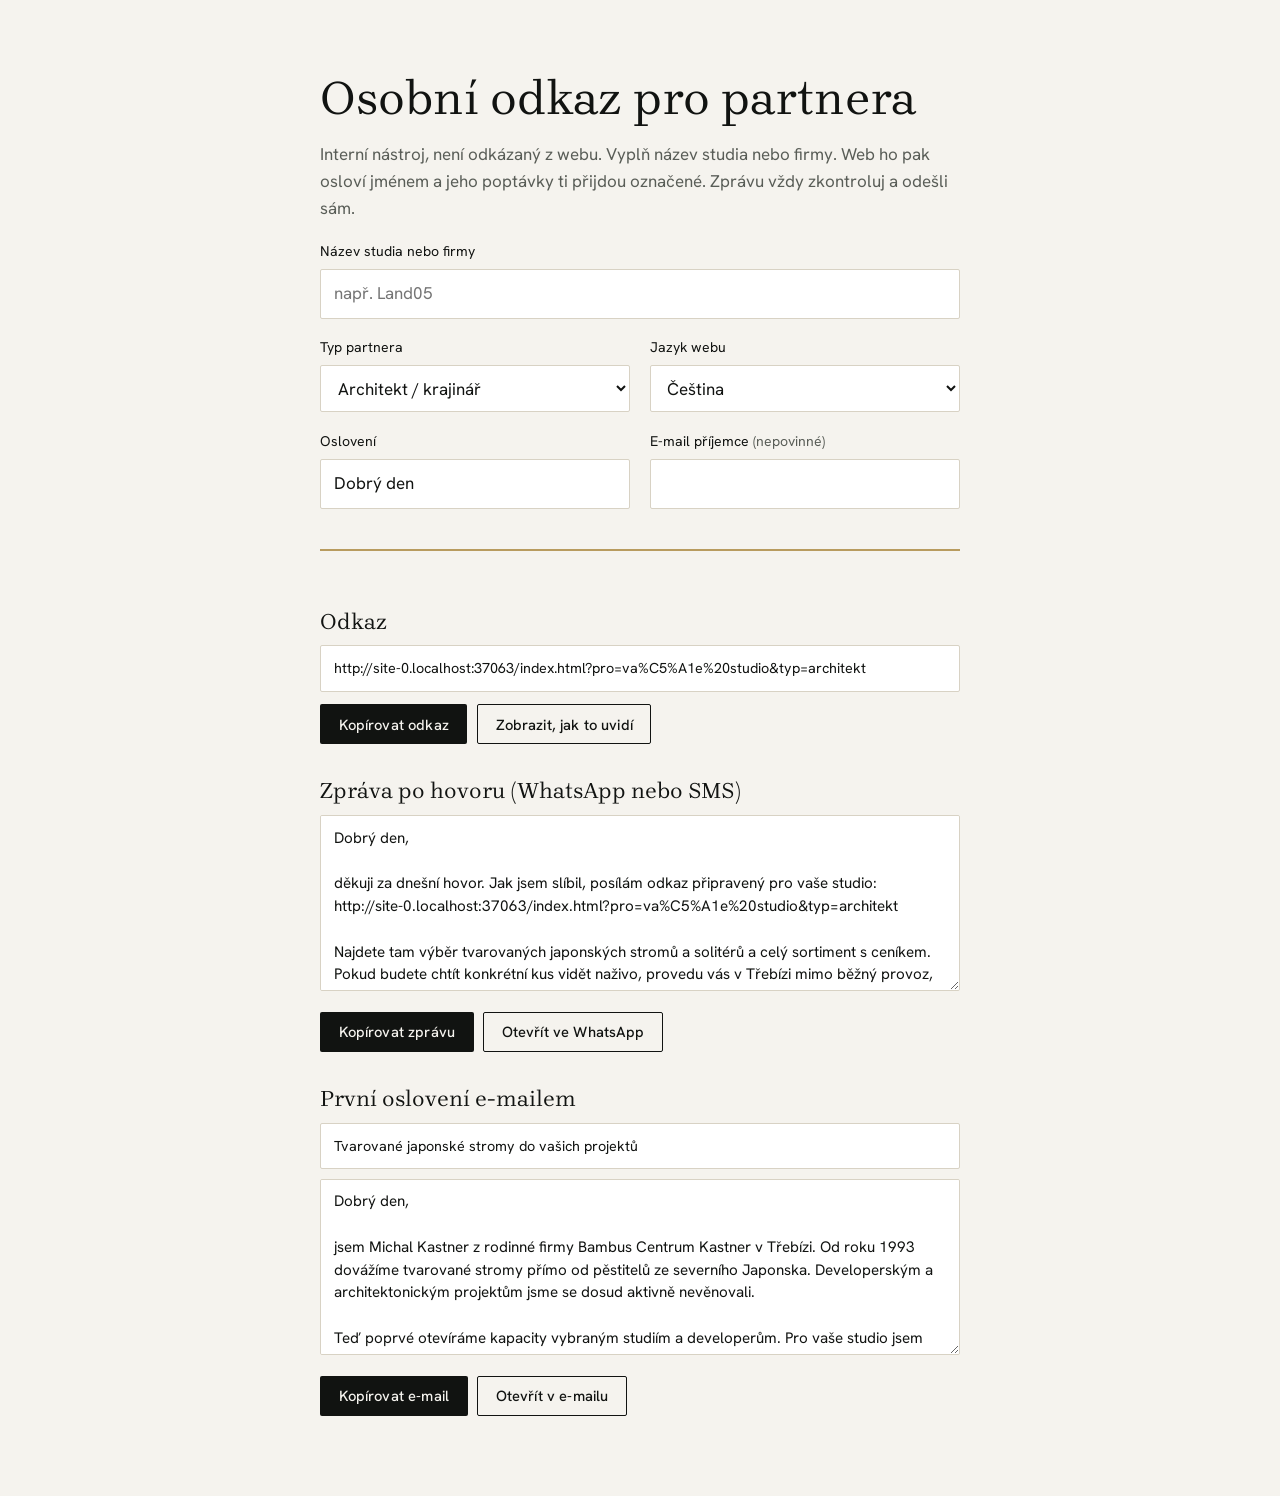
<file: odkaz.html>
<!DOCTYPE html>
<html lang="cs">
<head>
  <meta charset="utf-8">
  <meta name="viewport" content="width=device-width, initial-scale=1">
  <meta name="robots" content="noindex, nofollow">
  <title>Osobní odkaz pro partnera | Bambus Centrum Kastner (interní)</title>
  <link rel="icon" href="favicon.svg" type="image/svg+xml">
  <link rel="stylesheet" href="styles.css?v=20261121d">
  <style>
    .tool { max-width: 46rem; margin: 0 auto; padding: clamp(2.5rem, 6vw, 4.5rem) var(--gutter) 5rem; }
    .tool h1 { font: 400 clamp(2rem, 5vw, 3rem)/1.1 var(--serif); }
    .tool .lede { margin-top: 1rem; color: var(--muted); }
    .tool .out { margin-top: 2.5rem; padding-top: 1.5rem; border-top: 2px solid var(--bronze); }
    .tool h2 { font: 400 1.4rem/1.3 var(--serif); margin: 2rem 0 .6rem; }
    .tool textarea { min-height: 11rem; font-size: .95rem; line-height: 1.5; }
    .tool .row { display: flex; flex-wrap: wrap; gap: .6rem; margin-top: .8rem; }
    .tool .linkbox { width: 100%; font-size: .9rem; }
    .tool .done { margin-left: .4rem; font-size: .85rem; color: var(--moss); }
  </style>
</head>
<body>
  <main class="tool">
    <h1>Osobní odkaz pro partnera</h1>
    <p class="lede">Interní nástroj, není odkázaný z webu. Vyplň název studia nebo firmy. Web ho pak osloví jménem a jeho poptávky ti přijdou označené. Zprávu vždy zkontroluj a odešli sám.</p>

    <form data-gen>
      <div class="field">
        <label for="g-name">Název studia nebo firmy</label>
        <input id="g-name" type="text" placeholder="např. Land05" maxlength="60" required>
      </div>
      <div class="field-row">
        <div class="field">
          <label for="g-typ">Typ partnera</label>
          <select id="g-typ">
            <option value="architekt">Architekt / krajinář</option>
            <option value="developer">Developer</option>
            <option value="hotel">Hotel / wellness</option>
          </select>
        </div>
        <div class="field">
          <label for="g-lang">Jazyk webu</label>
          <select id="g-lang">
            <option value="cs">Čeština</option>
            <option value="en">English</option>
          </select>
        </div>
      </div>
      <div class="field-row">
        <div class="field">
          <label for="g-greet">Oslovení</label>
          <input id="g-greet" type="text" value="Dobrý den">
        </div>
        <div class="field">
          <label for="g-mail">E-mail příjemce <span class="opt">(nepovinné)</span></label>
          <input id="g-mail" type="email">
        </div>
      </div>
    </form>

    <div class="out">
      <h2>Odkaz</h2>
      <input class="linkbox" type="text" readonly data-link>
      <div class="row">
        <button class="btn btn-dark btn-small" type="button" data-copy="link">Kopírovat odkaz</button>
        <a class="btn btn-line btn-small" data-open target="_blank" rel="noopener">Zobrazit, jak to uvidí</a>
      </div>

      <h2>Zpráva po hovoru (WhatsApp nebo SMS)</h2>
      <textarea data-msg="after"></textarea>
      <div class="row">
        <button class="btn btn-dark btn-small" type="button" data-copy="after">Kopírovat zprávu</button>
        <a class="btn btn-line btn-small" data-wa target="_blank" rel="noopener">Otevřít ve WhatsApp</a>
      </div>

      <h2>První oslovení e-mailem</h2>
      <input class="linkbox" type="text" data-subject>
      <textarea data-msg="cold" style="margin-top:.6rem"></textarea>
      <div class="row">
        <button class="btn btn-dark btn-small" type="button" data-copy="cold">Kopírovat e-mail</button>
        <a class="btn btn-line btn-small" data-mailto>Otevřít v e-mailu</a>
      </div>
    </div>
  </main>

  <script>
    const $ = (s) => document.querySelector(s);
    const base = location.href.replace(/[^/]*([?#].*)?$/, "");
    function build() {
      const name = $("#g-name").value.trim() || "vaše studio";
      const typ = $("#g-typ").value;
      const lang = $("#g-lang").value;
      const greet = $("#g-greet").value.trim() || "Dobrý den";
      const link = `${base}${lang === "en" ? "en/" : ""}index.html?pro=${encodeURIComponent(name)}&typ=${typ}`;
      $("[data-link]").value = link;
      $("[data-open]").href = link;
      const what = typ === "architekt" ? "do vašich projektů" : typ === "hotel" ? "pro váš hotel" : "do vašich projektů";
      const after = `${greet},\n\nděkuji za dnešní hovor. Jak jsem slíbil, posílám odkaz připravený pro ${name}:\n${link}\n\nNajdete tam výběr tvarovaných japonských stromů a solitérů a celý sortiment s ceníkem. Pokud budete chtít konkrétní kus vidět naživo, provedu vás v Třebízi mimo běžný provoz, je to 30 minut z Prahy.\n\nMichal Kastner\nBambus Centrum Kastner, B2B divize\n+420 722 026 000`;
      const subject = `Tvarované japonské stromy ${what}`;
      const cold = `${greet},\n\njsem Michal Kastner z rodinné firmy Bambus Centrum Kastner v Třebízi. Od roku 1993 dovážíme tvarované stromy přímo od pěstitelů ze severního Japonska. Developerským a architektonickým projektům jsme se dosud aktivně nevěnovali.\n\nTeď poprvé otevíráme kapacity vybraným studiím a developerům. Pro ${name} jsem připravil přehled kolekcí a celého sortimentu:\n${link}\n\nMám vám poslat portfolio konkrétních kusů, které máme skladem? Stačí odpovědět jedním slovem.\n\nMichal Kastner\nB2B divize, +420 722 026 000`;
      $('[data-msg="after"]').value = after;
      $('[data-msg="cold"]').value = cold;
      $("[data-subject]").value = subject;
      $("[data-wa]").href = "https://wa.me/?text=" + encodeURIComponent(after);
      $("[data-mailto]").href = `mailto:${encodeURIComponent($("#g-mail").value.trim())}?subject=${encodeURIComponent(subject)}&body=${encodeURIComponent(cold)}`;
    }
    $("[data-gen]").addEventListener("input", build);
    document.querySelectorAll("[data-copy]").forEach((b) => b.addEventListener("click", async () => {
      const k = b.dataset.copy;
      const text = k === "link" ? $("[data-link]").value : k === "cold" ? `${$("[data-subject]").value}\n\n${$('[data-msg="cold"]').value}` : $('[data-msg="after"]').value;
      try { await navigator.clipboard.writeText(text); } catch { const t = document.createElement("textarea"); t.value = text; document.body.appendChild(t); t.select(); document.execCommand("copy"); t.remove(); }
      const done = document.createElement("span"); done.className = "done"; done.textContent = "Zkopírováno"; b.after(done); setTimeout(() => done.remove(), 1600);
    }));
    build();
  </script>
</body>
</html>
</file>
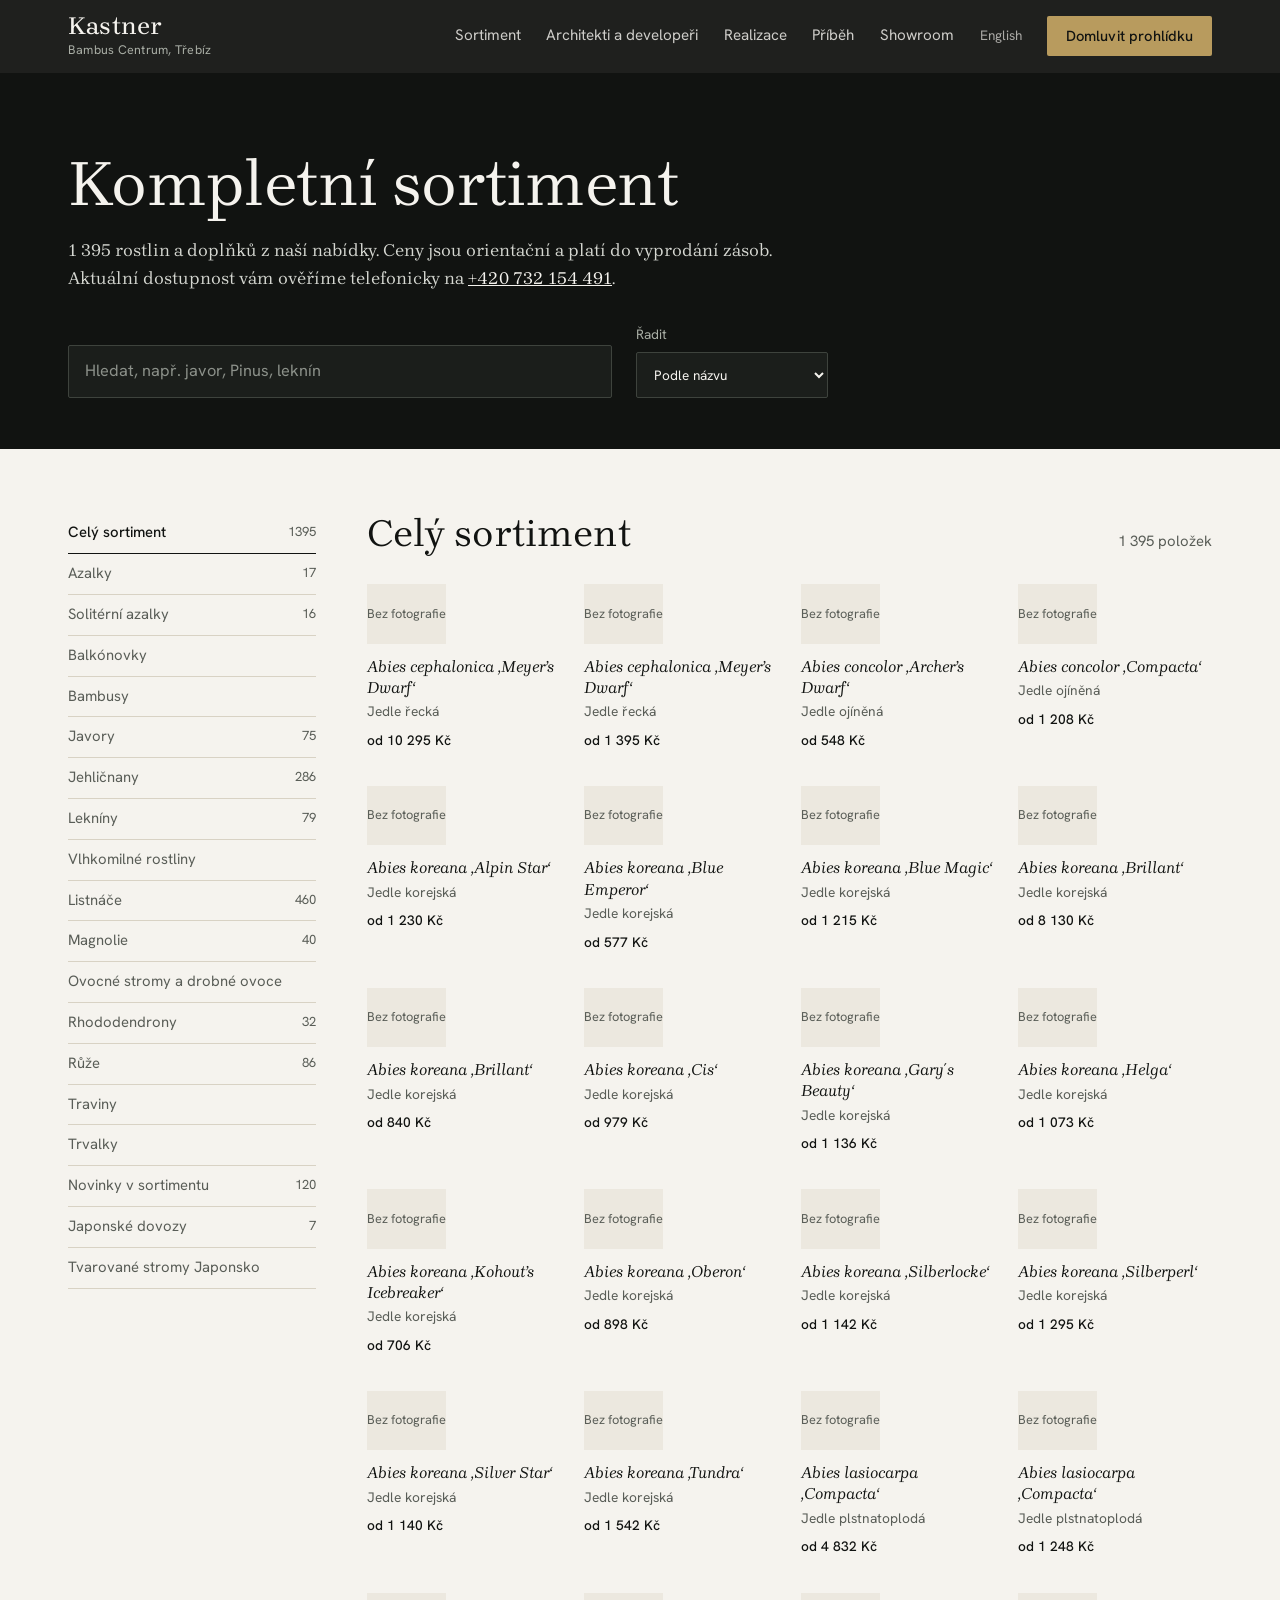
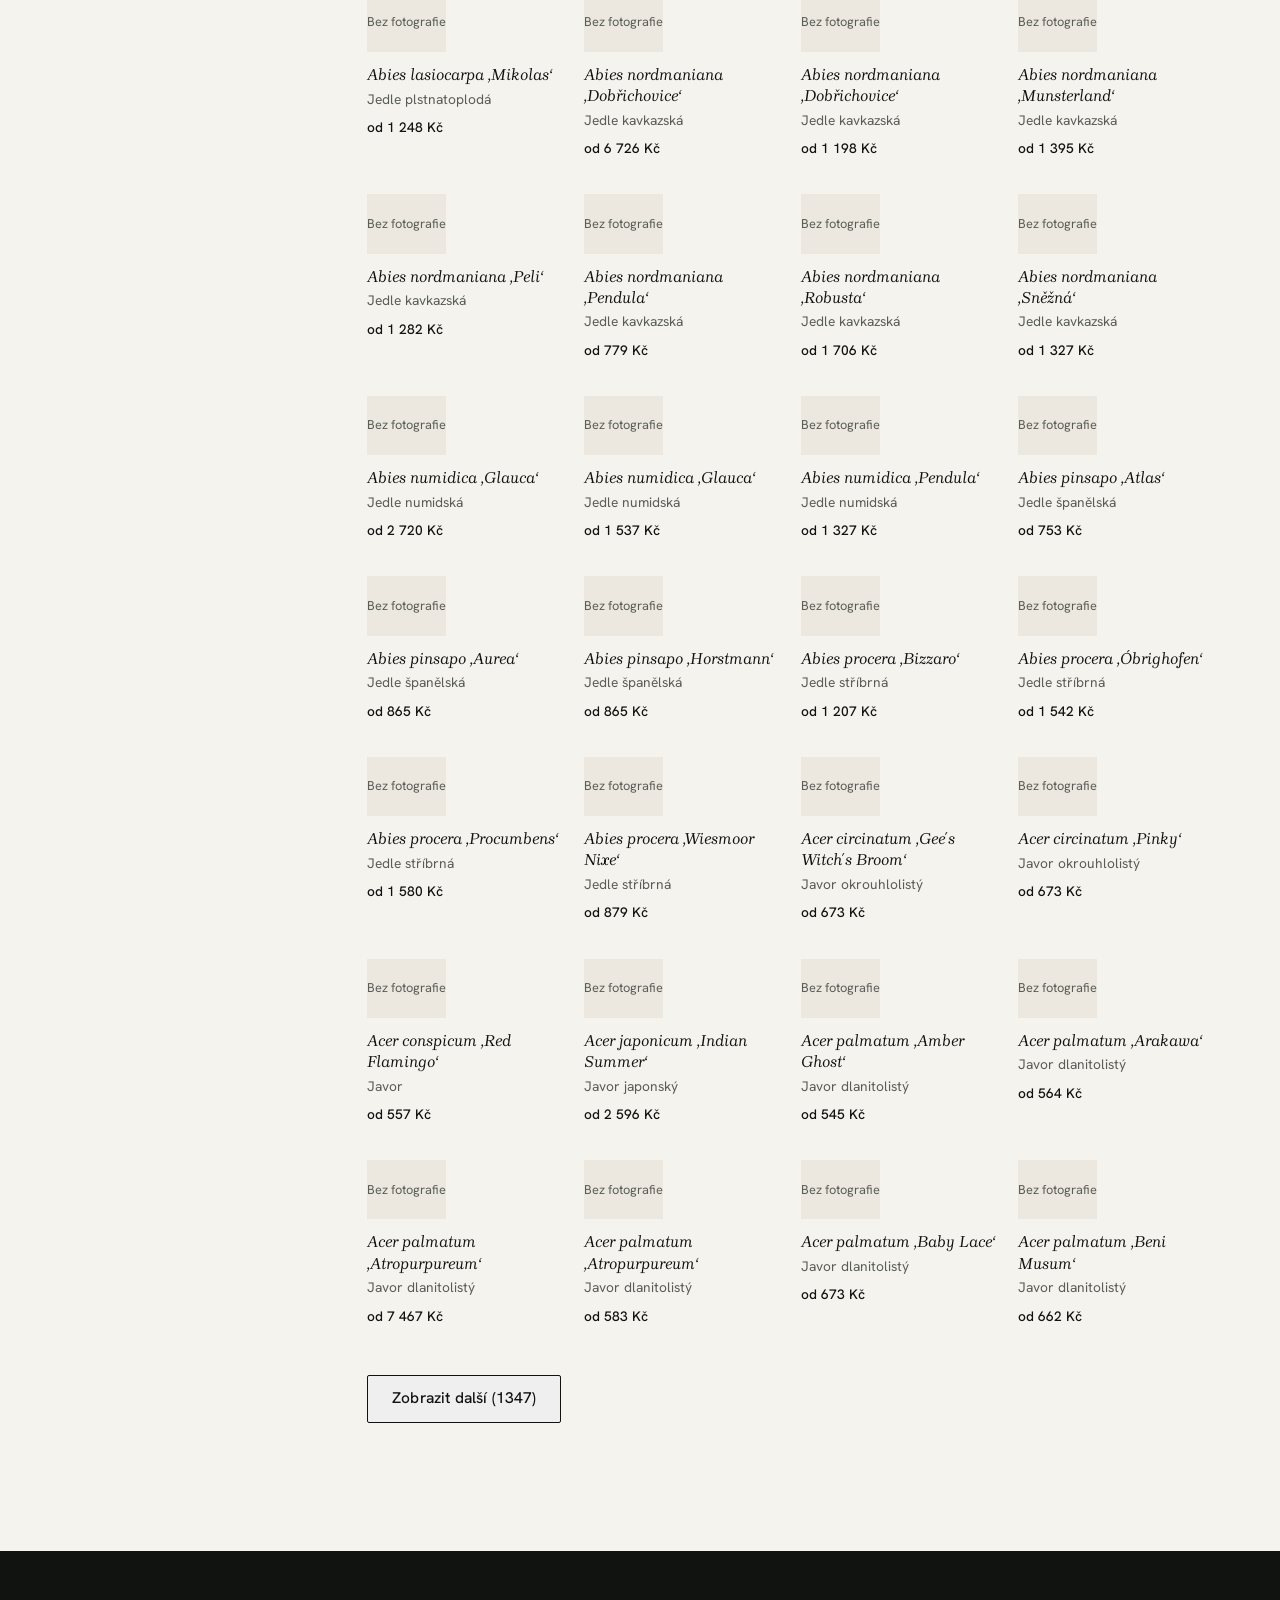
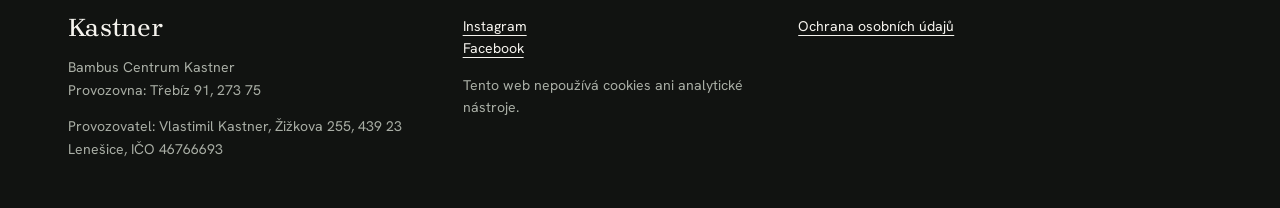
<file: sortiment.html>
<!DOCTYPE html>
<html lang="cs" data-root="">
<head>
  <meta charset="utf-8">
  <meta name="viewport" content="width=device-width, initial-scale=1">
  <!-- Skryto před vyhledávači do schválení a přepnutí domény. Po spuštění na bambuscentrum.cz tento řádek smažte. -->
  <meta name="robots" content="noindex, nofollow">
  <title>Kompletní sortiment: dřeviny, japonské stromy, bambusy a lekníny | Bambus Centrum Kastner</title>
  <meta name="description" content="Kompletní nabídka zahradnického centra v Třebízi: jehličnany, listnáče, japonské javory, tvarované stromy, azalky, rhododendrony, růže, lekníny, bambusy, hnojiva a substráty. Orientační ceny a popisy.">
  <link rel="canonical" href="https://www.bambuscentrum.cz/sortiment.html">
  <link rel="alternate" hreflang="cs" href="https://www.bambuscentrum.cz/sortiment.html">
  <link rel="alternate" hreflang="en" href="https://www.bambuscentrum.cz/en/sortiment.html">
  <meta name="theme-color" content="#111311">
  <link rel="icon" href="favicon.svg" type="image/svg+xml">
  <link rel="stylesheet" href="styles.css?v=20261121f">
</head>
<body class="page-sortiment">
  <a class="skip" href="#obsah">Přeskočit na obsah</a>

  <header class="site-head" data-head>
    <div class="wrap head-row">
      <a class="mark" href="index.html" aria-label="Bambus Centrum Kastner, úvodní stránka">
        <span class="mark-name">Kastner</span>
        <span class="mark-sub">Bambus Centrum, Třebíz</span>
      </a>
      <button class="nav-toggle" type="button" aria-expanded="false" aria-controls="hlavni-menu" data-nav-toggle>
        <span class="nav-toggle-bars" aria-hidden="true"></span>
        <span class="sr">Menu</span>
      </button>
      <nav id="hlavni-menu" class="nav" aria-label="Hlavní menu" data-nav>
        <a href="sortiment.html" aria-current="page">Sortiment</a>
        <a href="index.html#b2b">Architekti a developeři</a>
        <a href="index.html#realizace">Realizace</a>
        <a href="index.html#pribeh">Příběh</a>
        <a href="index.html#showroom">Showroom</a>
        <a class="lang" href="en/sortiment.html" hreflang="en" lang="en">English</a>
        <a class="btn btn-small btn-bronze" href="index.html?prohlidka=1#concierge">Domluvit prohlídku</a>
      </nav>
    </div>
  </header>

  <div class="for-bar" data-for-bar hidden>
    <div class="wrap">Připraveno pro <strong data-for-name></strong>. Váš kontakt: Michal Kastner, B2B divize, <a href="tel:+420722026000">+420 722 026 000</a></div>
  </div>

  <main id="obsah">
    <section class="shop-hero">
      <div class="wrap">
        <h1>Kompletní sortiment</h1>
        <p class="shop-lede"><span data-total>1 395</span> rostlin a doplňků z naší nabídky. Ceny jsou orientační a platí do vyprodání zásob. Aktuální dostupnost vám ověříme telefonicky na <a href="tel:+420732154491">+420 732 154 491</a>.</p>
        <div class="shop-tools">
          <label class="search">
            <span class="sr">Hledat v sortimentu</span>
            <input type="search" placeholder="Hledat, např. javor, Pinus, leknín" autocomplete="off" data-search>
          </label>
          <label class="sort">
            <span>Řadit</span>
            <select data-sort>
              <option value="az">Podle názvu</option>
              <option value="price-asc">Od nejlevnějšího</option>
              <option value="price-desc">Od nejdražšího</option>
              <option value="new">Nejnovější</option>
            </select>
          </label>
        </div>
      </div>
    </section>

    <section class="shop wrap">
      <aside class="shop-cats" aria-label="Kategorie">
        <label class="cat-select">
          <span class="sr">Kategorie</span>
          <select data-cat-select></select>
        </label>
        <ul class="cat-list" data-cat-list></ul>
      </aside>

      <div class="shop-main">
        <div class="shop-head">
          <h2 data-cat-title>Celý sortiment</h2>
          <p class="shop-count" data-count aria-live="polite"></p>
        </div>
        <div class="cat-intro" data-intro hidden></div>
        <ul class="gallery" data-gallery hidden></ul>
        <ul class="cards" data-cards></ul>
        <p class="note" data-empty hidden>Nic jsme nenašli. Zkuste jiný název, nebo nám zavolejte. Mnoho rostlin máme i mimo tento seznam.</p>
        <button class="btn btn-line more" type="button" data-more hidden>Zobrazit další</button>
      </div>
    </section>
  </main>

  <footer class="site-foot">
    <div class="wrap foot-grid">
      <div>
        <p class="mark-name foot-mark">Kastner</p>
        <p>Bambus Centrum Kastner<br>Provozovna: Třebíz 91, 273 75</p>
        <p>Provozovatel: Vlastimil Kastner, Žižkova 255, 439 23 Lenešice, IČO 46766693</p>
      </div>
      <div>
        <p><a href="https://www.instagram.com/bambuscentrumkastner/" rel="noopener" target="_blank">Instagram</a><br>
           <a href="https://www.facebook.com/bambuscentrum" rel="noopener" target="_blank">Facebook</a></p>
        <p>Tento web nepoužívá cookies ani analytické nástroje.</p>
      </div>
      <div>
        <p><a href="index.html#gdpr">Ochrana osobních údajů</a></p>
      </div>
    </div>
  </footer>

  <div class="mobile-bar" aria-label="Rychlý kontakt">
    <a href="tel:+420732154491">Zavolat</a>
    <a href="index.html?prohlidka=1#concierge">Prohlídka</a>
    <a href="index.html#portfolio">B2B portfolio</a>
  </div>

  <dialog class="modal" data-modal aria-labelledby="modal-title">
    <div class="modal-inner">
      <button class="modal-close" type="button" data-modal-close aria-label="Zavřít detail">Zavřít</button>
      <div class="modal-photo"><div class="photo ratio-4x3" data-m-photo></div></div>
      <div class="modal-body">
        <div class="plaque">
          <p class="plaque-latin" id="modal-title" data-m="latin"></p>
          <p class="plaque-cz" data-m="cz"></p>
          <p class="modal-cat" data-m="cat"></p>
        </div>
        <div class="price-table" data-m-prices></div>
        <div class="modal-desc long" data-m-desc></div>
        <div class="modal-cta">
          <a class="btn btn-dark" data-m-inquire href="index.html#concierge">Poptat tuto položku</a>
          <a class="btn btn-line" href="tel:+420732154491">Zavolat</a>
        </div>
      </div>
    </div>
  </dialog>

  <script src="katalog.js?v=20261121f" defer></script>
  <script src="sortiment.js?v=20261121f" defer></script>
</body>
</html>
</file>
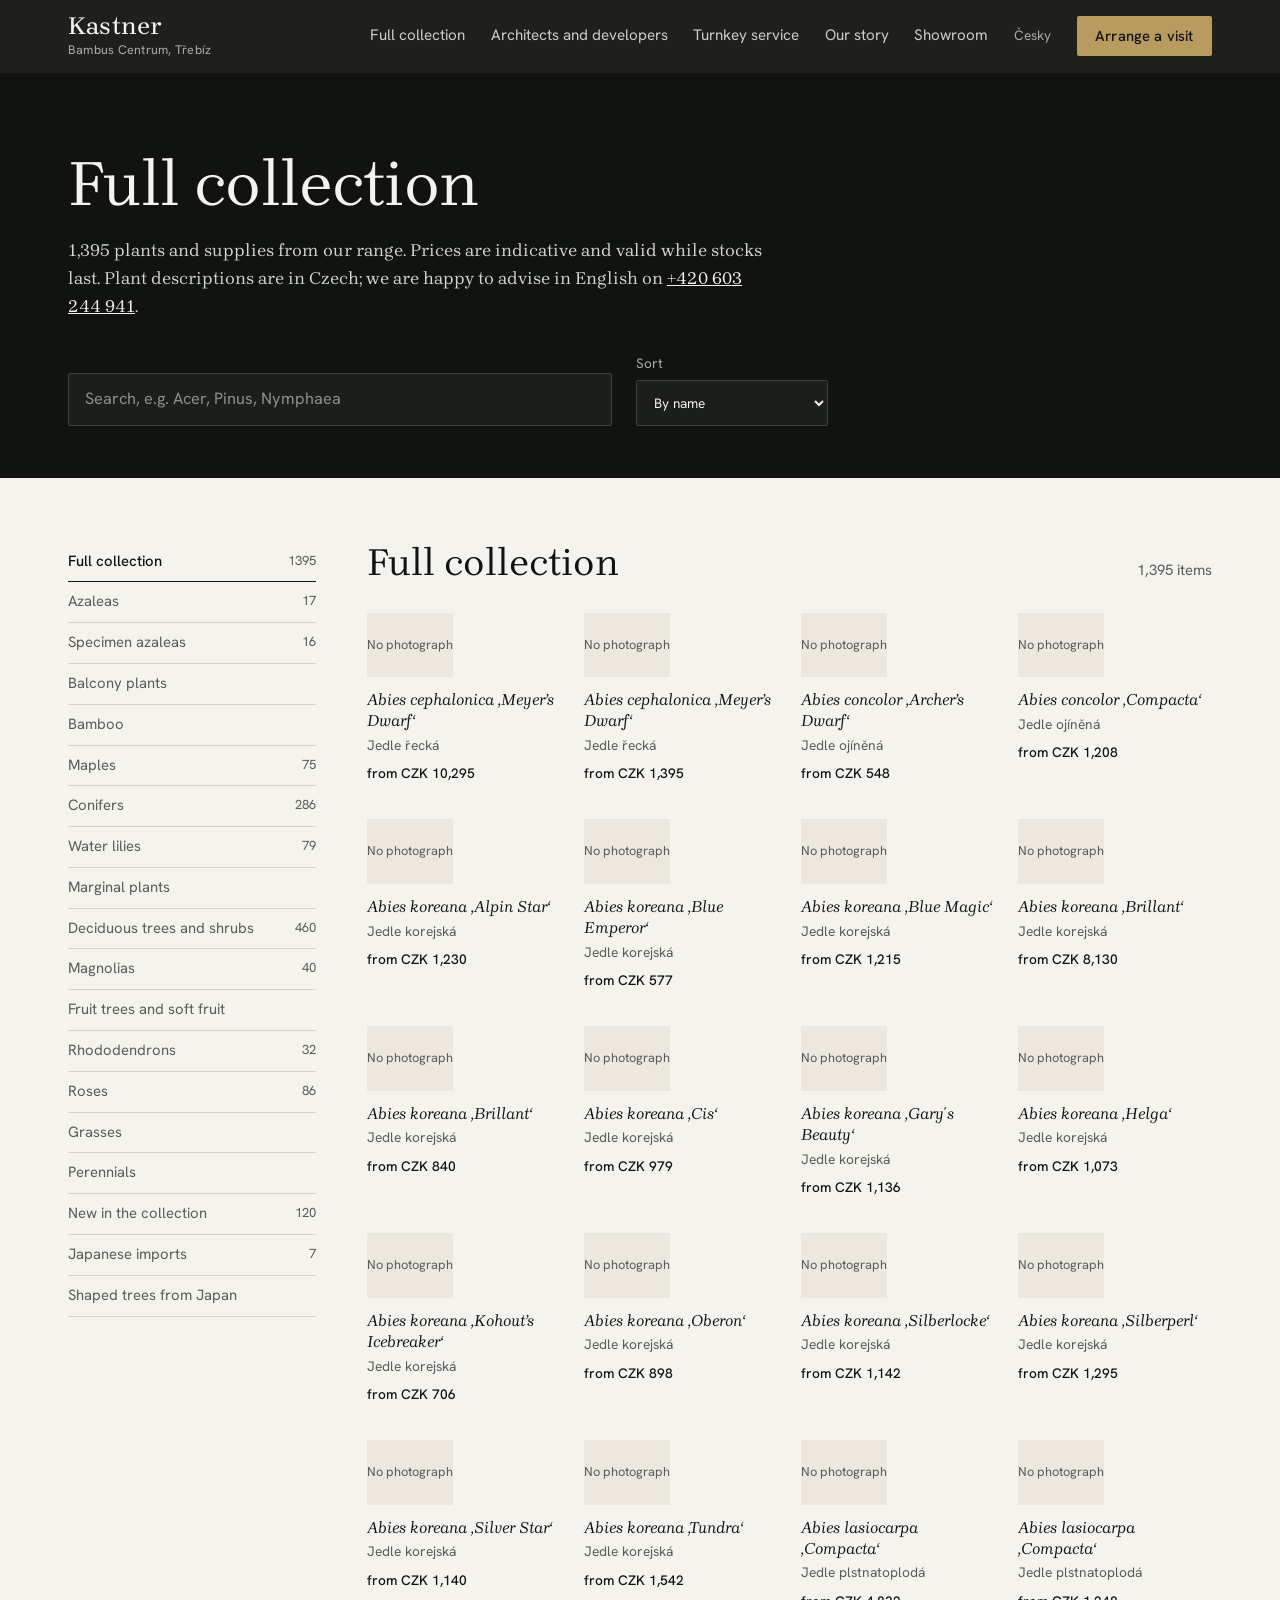
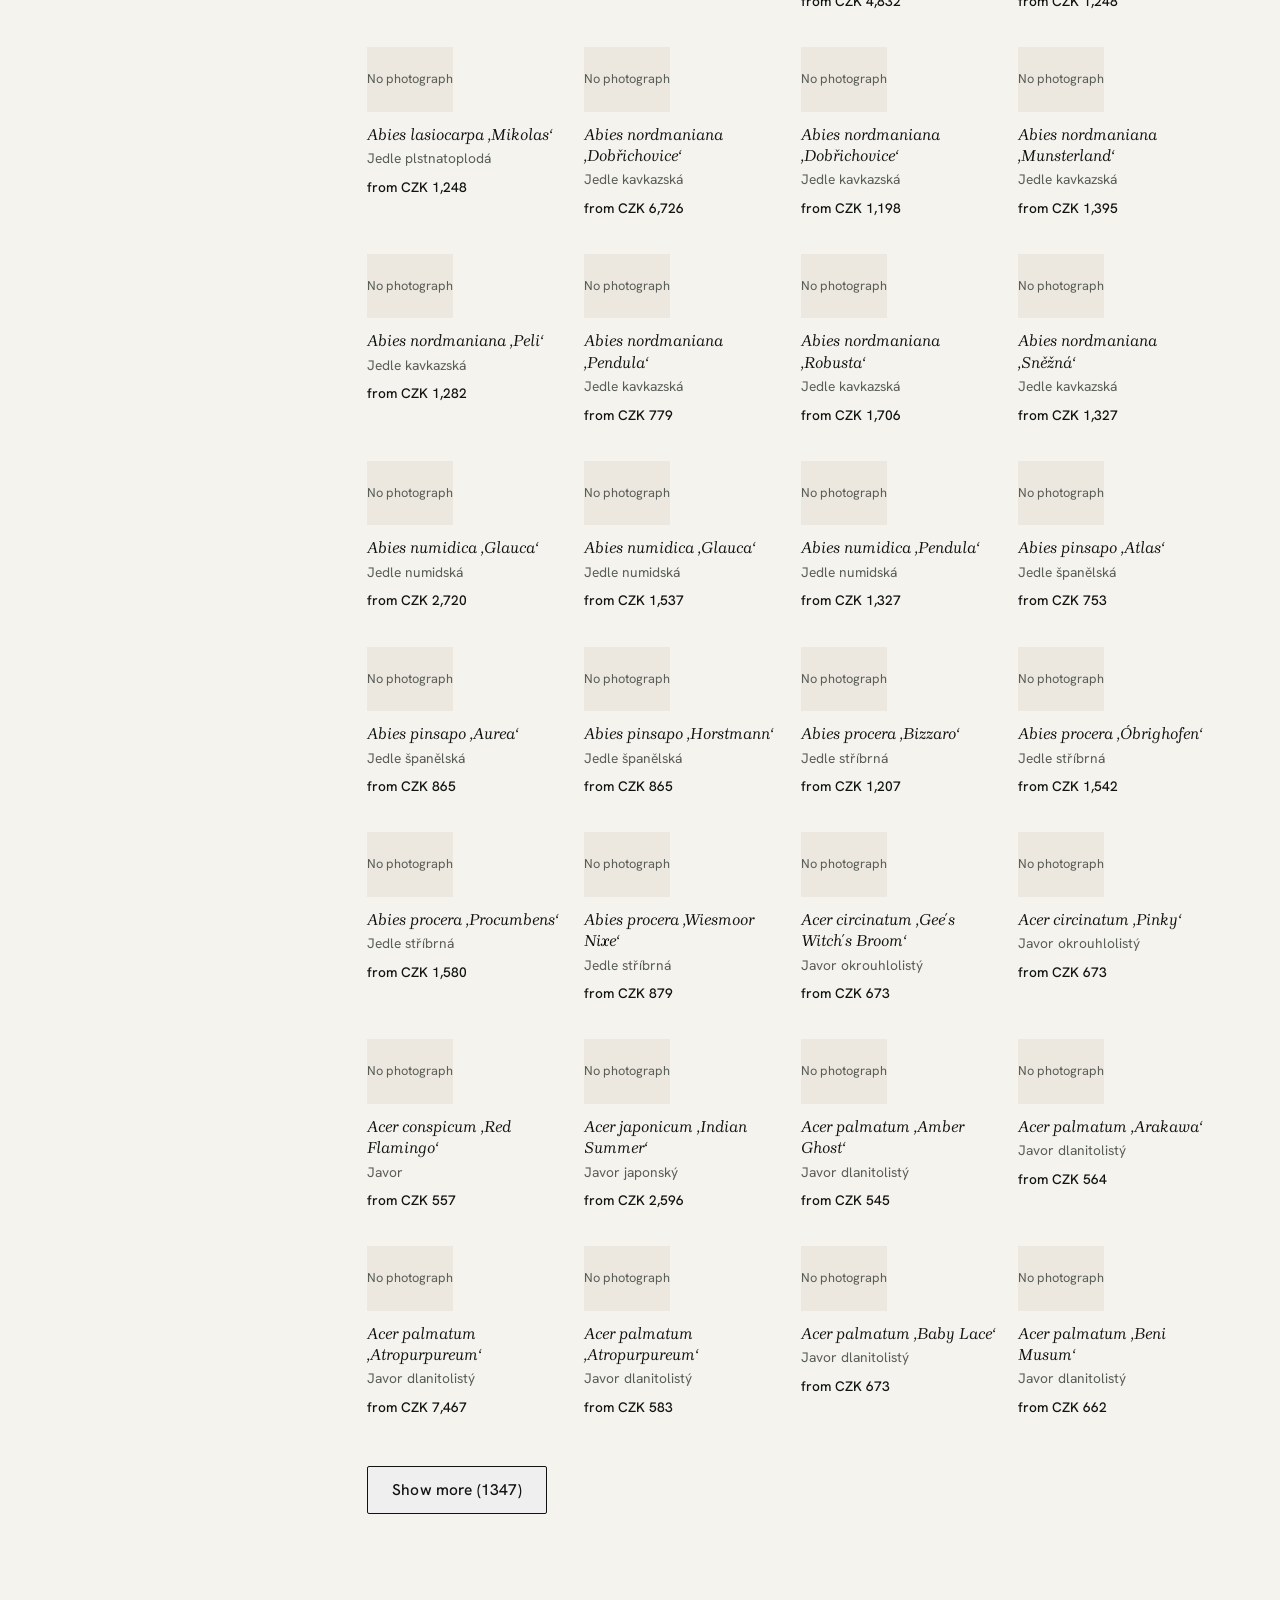
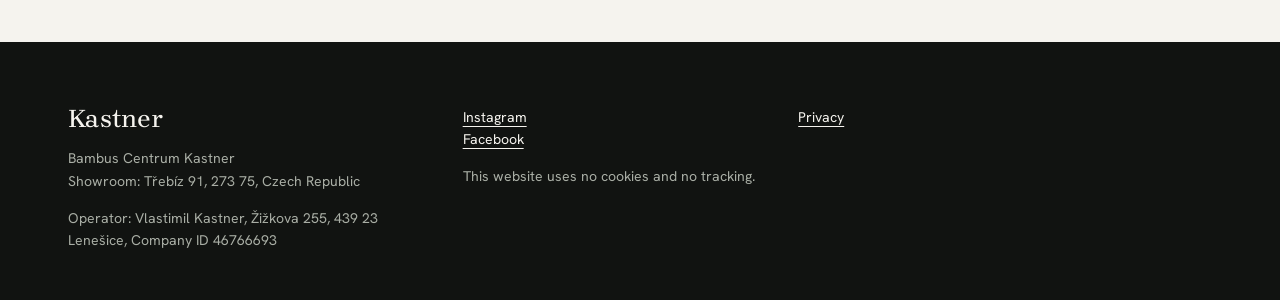
<file: en/sortiment.html>
<!DOCTYPE html>
<html lang="en" data-root="../">
<head>
  <meta charset="utf-8">
  <meta name="viewport" content="width=device-width, initial-scale=1">
  <!-- Skryto před vyhledávači do schválení a přepnutí domény. Po spuštění na bambuscentrum.cz tento řádek smažte. -->
  <meta name="robots" content="noindex, nofollow">
  <title>Full collection: trees, Japanese plants, bamboo and water lilies | Bambus Centrum Kastner</title>
  <meta name="description" content="The full range of our garden centre near Prague: conifers, deciduous trees, Japanese maples, shaped trees, azaleas, rhododendrons, roses, water lilies, bamboo and supplies, with indicative prices.">
  <link rel="canonical" href="https://www.bambuscentrum.cz/en/sortiment.html">
  <link rel="alternate" hreflang="cs" href="https://www.bambuscentrum.cz/sortiment.html">
  <link rel="alternate" hreflang="en" href="https://www.bambuscentrum.cz/en/sortiment.html">
  <meta name="theme-color" content="#111311">
  <link rel="icon" href="../favicon.svg" type="image/svg+xml">
  <link rel="stylesheet" href="../styles.css?v=20261121f">
</head>
<body class="page-sortiment">
  <a class="skip" href="#obsah">Skip to content</a>

  <header class="site-head" data-head>
    <div class="wrap head-row">
      <a class="mark" href="index.html" aria-label="Bambus Centrum Kastner, home">
        <span class="mark-name">Kastner</span>
        <span class="mark-sub">Bambus Centrum, Třebíz</span>
      </a>
      <button class="nav-toggle" type="button" aria-expanded="false" aria-controls="hlavni-menu" data-nav-toggle>
        <span class="nav-toggle-bars" aria-hidden="true"></span>
        <span class="sr">Menu</span>
      </button>
      <nav id="hlavni-menu" class="nav" aria-label="Main menu" data-nav>
        <a href="sortiment.html" aria-current="page">Full collection</a>
        <a href="index.html#b2b">Architects and developers</a>
        <a href="index.html#realizace">Turnkey service</a>
        <a href="index.html#pribeh">Our story</a>
        <a href="index.html#showroom">Showroom</a>
        <a class="lang" href="../sortiment.html" hreflang="cs" lang="cs">Česky</a>
        <a class="btn btn-small btn-bronze" href="index.html?prohlidka=1#concierge">Arrange a visit</a>
      </nav>
    </div>
  </header>

  <div class="for-bar" data-for-bar hidden>
    <div class="wrap">Prepared for <strong data-for-name></strong>. Your contact: Michal Kastner, B2B division, <a href="tel:+420722026000">+420 722 026 000</a></div>
  </div>

  <main id="obsah">
    <section class="shop-hero">
      <div class="wrap">
        <h1>Full collection</h1>
        <p class="shop-lede"><span data-total>1,395</span> plants and supplies from our range. Prices are indicative and valid while stocks last. Plant descriptions are in Czech; we are happy to advise in English on <a href="tel:+420603244941">+420 603 244 941</a>.</p>
        <div class="shop-tools">
          <label class="search">
            <span class="sr">Search the collection</span>
            <input type="search" placeholder="Search, e.g. Acer, Pinus, Nymphaea" autocomplete="off" data-search>
          </label>
          <label class="sort">
            <span>Sort</span>
            <select data-sort>
              <option value="az">By name</option>
              <option value="price-asc">Price, low to high</option>
              <option value="price-desc">Price, high to low</option>
              <option value="new">Newest</option>
            </select>
          </label>
        </div>
      </div>
    </section>

    <section class="shop wrap">
      <aside class="shop-cats" aria-label="Categories">
        <label class="cat-select">
          <span class="sr">Category</span>
          <select data-cat-select></select>
        </label>
        <ul class="cat-list" data-cat-list></ul>
      </aside>

      <div class="shop-main">
        <div class="shop-head">
          <h2 data-cat-title>Full collection</h2>
          <p class="shop-count" data-count aria-live="polite"></p>
        </div>
        <div class="cat-intro" data-intro hidden></div>
        <ul class="gallery" data-gallery hidden></ul>
        <ul class="cards" data-cards></ul>
        <p class="note" data-empty hidden>Nothing found. Try another name, or give us a call. We stock many plants beyond this list.</p>
        <button class="btn btn-line more" type="button" data-more hidden>Show more</button>
      </div>
    </section>
  </main>

  <footer class="site-foot">
    <div class="wrap foot-grid">
      <div>
        <p class="mark-name foot-mark">Kastner</p>
        <p>Bambus Centrum Kastner<br>Showroom: Třebíz 91, 273 75, Czech Republic</p>
        <p>Operator: Vlastimil Kastner, Žižkova 255, 439 23 Lenešice, Company ID 46766693</p>
      </div>
      <div>
        <p><a href="https://www.instagram.com/bambuscentrumkastner/" rel="noopener" target="_blank">Instagram</a><br>
           <a href="https://www.facebook.com/bambuscentrum" rel="noopener" target="_blank">Facebook</a></p>
        <p>This website uses no cookies and no tracking.</p>
      </div>
      <div>
        <p><a href="index.html#gdpr">Privacy</a></p>
      </div>
    </div>
  </footer>

  <div class="mobile-bar" aria-label="Quick contact">
    <a href="tel:+420603244941">Call</a>
    <a href="index.html?prohlidka=1#concierge">Visit</a>
    <a href="index.html#portfolio">B2B portfolio</a>
  </div>

  <dialog class="modal" data-modal aria-labelledby="modal-title">
    <div class="modal-inner">
      <button class="modal-close" type="button" data-modal-close aria-label="Close details">Close</button>
      <div class="modal-photo"><div class="photo ratio-4x3" data-m-photo></div></div>
      <div class="modal-body">
        <div class="plaque">
          <p class="plaque-latin" id="modal-title" data-m="latin"></p>
          <p class="plaque-cz" data-m="cz"></p>
          <p class="modal-cat" data-m="cat"></p>
        </div>
        <div class="price-table" data-m-prices></div>
        <div class="modal-desc long" data-m-desc></div>
        <div class="modal-cta">
          <a class="btn btn-dark" data-m-inquire href="index.html#concierge">Enquire about this item</a>
          <a class="btn btn-line" href="tel:+420603244941">Call</a>
        </div>
      </div>
    </div>
  </dialog>

  <script src="../katalog.js?v=20261121f" defer></script>
  <script src="../sortiment.js?v=20261121f" defer></script>
</body>
</html>
</file>
<file: styles.css>
/* =========================================================
   Bambus Centrum Kastner — styles.css
   Paleta: alabastr / obsidián / mech / bronz
   Písma: Brygada 1918 (titulky, štítky) + Hanken Grotesk (text, UI)
   ========================================================= */

/* ---------- Fonty (lokálně, bez Google Fonts = bez přenosu dat do USA) ---------- */
@font-face { font-family: "Brygada 1918"; font-style: normal; font-weight: 400; font-display: swap;
  src: url("assets/fonts/brygada-1918-latin-ext-400-normal.woff2") format("woff2");
  unicode-range: U+0100-02AF, U+0304, U+0308, U+0329, U+1E00-1E9F, U+1EF2-1EFF, U+2020, U+20A0-20AB, U+20AD-20C0, U+2113, U+2C60-2C7F, U+A720-A7FF; }
@font-face { font-family: "Brygada 1918"; font-style: normal; font-weight: 400; font-display: swap;
  src: url("assets/fonts/brygada-1918-latin-400-normal.woff2") format("woff2");
  unicode-range: U+0000-00FF, U+0131, U+0152-0153, U+02BB-02BC, U+02C6, U+02DA, U+02DC, U+2000-206F, U+2074, U+20AC, U+2122, U+2191, U+2193, U+2212, U+2215, U+FEFF, U+FFFD; }
@font-face { font-family: "Brygada 1918"; font-style: normal; font-weight: 500; font-display: swap;
  src: url("assets/fonts/brygada-1918-latin-ext-500-normal.woff2") format("woff2");
  unicode-range: U+0100-02AF, U+0304, U+0308, U+0329, U+1E00-1E9F, U+1EF2-1EFF, U+2020, U+20A0-20AB, U+20AD-20C0, U+2113, U+2C60-2C7F, U+A720-A7FF; }
@font-face { font-family: "Brygada 1918"; font-style: normal; font-weight: 500; font-display: swap;
  src: url("assets/fonts/brygada-1918-latin-500-normal.woff2") format("woff2");
  unicode-range: U+0000-00FF, U+0131, U+0152-0153, U+02BB-02BC, U+02C6, U+02DA, U+02DC, U+2000-206F, U+2074, U+20AC, U+2122, U+2191, U+2193, U+2212, U+2215, U+FEFF, U+FFFD; }
@font-face { font-family: "Brygada 1918"; font-style: italic; font-weight: 400; font-display: swap;
  src: url("assets/fonts/brygada-1918-latin-ext-400-italic.woff2") format("woff2");
  unicode-range: U+0100-02AF, U+0304, U+0308, U+0329, U+1E00-1E9F, U+1EF2-1EFF, U+2020, U+20A0-20AB, U+20AD-20C0, U+2113, U+2C60-2C7F, U+A720-A7FF; }
@font-face { font-family: "Brygada 1918"; font-style: italic; font-weight: 400; font-display: swap;
  src: url("assets/fonts/brygada-1918-latin-400-italic.woff2") format("woff2");
  unicode-range: U+0000-00FF, U+0131, U+0152-0153, U+02BB-02BC, U+02C6, U+02DA, U+02DC, U+2000-206F, U+2074, U+20AC, U+2122, U+2191, U+2193, U+2212, U+2215, U+FEFF, U+FFFD; }
@font-face { font-family: "Brygada 1918"; font-style: italic; font-weight: 500; font-display: swap;
  src: url("assets/fonts/brygada-1918-latin-ext-500-italic.woff2") format("woff2");
  unicode-range: U+0100-02AF, U+0304, U+0308, U+0329, U+1E00-1E9F, U+1EF2-1EFF, U+2020, U+20A0-20AB, U+20AD-20C0, U+2113, U+2C60-2C7F, U+A720-A7FF; }
@font-face { font-family: "Brygada 1918"; font-style: italic; font-weight: 500; font-display: swap;
  src: url("assets/fonts/brygada-1918-latin-500-italic.woff2") format("woff2");
  unicode-range: U+0000-00FF, U+0131, U+0152-0153, U+02BB-02BC, U+02C6, U+02DA, U+02DC, U+2000-206F, U+2074, U+20AC, U+2122, U+2191, U+2193, U+2212, U+2215, U+FEFF, U+FFFD; }

@font-face { font-family: "Hanken Grotesk"; font-style: normal; font-weight: 400; font-display: swap;
  src: url("assets/fonts/hanken-grotesk-latin-ext-400-normal.woff2") format("woff2");
  unicode-range: U+0100-02AF, U+0304, U+0308, U+0329, U+1E00-1E9F, U+1EF2-1EFF, U+2020, U+20A0-20AB, U+20AD-20C0, U+2113, U+2C60-2C7F, U+A720-A7FF; }
@font-face { font-family: "Hanken Grotesk"; font-style: normal; font-weight: 400; font-display: swap;
  src: url("assets/fonts/hanken-grotesk-latin-400-normal.woff2") format("woff2");
  unicode-range: U+0000-00FF, U+0131, U+0152-0153, U+02BB-02BC, U+02C6, U+02DA, U+02DC, U+2000-206F, U+2074, U+20AC, U+2122, U+2191, U+2193, U+2212, U+2215, U+FEFF, U+FFFD; }
@font-face { font-family: "Hanken Grotesk"; font-style: normal; font-weight: 500; font-display: swap;
  src: url("assets/fonts/hanken-grotesk-latin-500-normal.woff2") format("woff2");
  unicode-range: U+0000-00FF, U+0131, U+0152-0153, U+02BB-02BC, U+02C6, U+02DA, U+02DC, U+2000-206F, U+2074, U+20AC, U+2122, U+2191, U+2193, U+2212, U+2215, U+FEFF, U+FFFD; }
@font-face { font-family: "Hanken Grotesk"; font-style: normal; font-weight: 500; font-display: swap;
  src: url("assets/fonts/hanken-grotesk-latin-ext-500-normal.woff2") format("woff2");
  unicode-range: U+0100-02AF, U+0304, U+0308, U+0329, U+1E00-1E9F, U+1EF2-1EFF, U+2020, U+20A0-20AB, U+20AD-20C0, U+2113, U+2C60-2C7F, U+A720-A7FF; }
@font-face { font-family: "Hanken Grotesk"; font-style: normal; font-weight: 600; font-display: swap;
  src: url("assets/fonts/hanken-grotesk-latin-600-normal.woff2") format("woff2");
  unicode-range: U+0000-00FF, U+0131, U+0152-0153, U+02BB-02BC, U+02C6, U+02DA, U+02DC, U+2000-206F, U+2074, U+20AC, U+2122, U+2191, U+2193, U+2212, U+2215, U+FEFF, U+FFFD; }
@font-face { font-family: "Hanken Grotesk"; font-style: normal; font-weight: 600; font-display: swap;
  src: url("assets/fonts/hanken-grotesk-latin-ext-600-normal.woff2") format("woff2");
  unicode-range: U+0100-02AF, U+0304, U+0308, U+0329, U+1E00-1E9F, U+1EF2-1EFF, U+2020, U+20A0-20AB, U+20AD-20C0, U+2113, U+2C60-2C7F, U+A720-A7FF; }
@font-face { font-family: "Hanken Grotesk"; font-style: normal; font-weight: 300; font-display: swap;
  src: url("assets/fonts/hanken-grotesk-latin-300-normal.woff2") format("woff2");
  unicode-range: U+0000-00FF, U+0131, U+0152-0153, U+02BB-02BC, U+02C6, U+02DA, U+02DC, U+2000-206F, U+2074, U+20AC, U+2122, U+2191, U+2193, U+2212, U+2215, U+FEFF, U+FFFD; }

@font-face { font-family: "Hanken Grotesk"; font-style: normal; font-weight: 300; font-display: swap;
  src: url("assets/fonts/hanken-grotesk-latin-ext-300-normal.woff2") format("woff2");
  unicode-range: U+0100-02AF, U+0304, U+0308, U+0329, U+1E00-1E9F, U+1EF2-1EFF, U+2020, U+20A0-20AB, U+20AD-20C0, U+2113, U+2C60-2C7F, U+A720-A7FF; }

/* ---------- Tokeny ---------- */
:root {
  --alabaster: #F5F3EE;
  --alabaster-2: #ECE8DF;
  --obsidian: #111311;
  --obsidian-2: #1B1E1B;
  --moss: #24332A;
  --bronze: #B89B5E;
  --bronze-ink: #7A6334;      /* bronz pro text na světlém pozadí (kontrast 5.4:1) */
  --muted: #595D57;
  --muted-dark: #A9AEA5;      /* sekundární text na tmavém */
  --line: #D8D2C4;
  --line-dark: #343933;

  --serif: "Brygada 1918", "Iowan Old Style", Georgia, serif;
  --sans: "Hanken Grotesk", "Segoe UI", system-ui, sans-serif;

  --wrap: 1240px;
  --gutter: clamp(1.25rem, 4vw, 3rem);
  --section: clamp(5rem, 10vw, 9rem);
  --head-h: 72px;
  --ease: cubic-bezier(.2, .7, .2, 1);
}

/* ---------- Základ ---------- */
*, *::before, *::after { box-sizing: border-box; }
html { scroll-behavior: smooth; scroll-padding-top: calc(var(--head-h) + 12px); -webkit-text-size-adjust: 100%; }
body {
  margin: 0;
  background: var(--alabaster);
  color: var(--obsidian);
  font: 400 1.0625rem/1.6 var(--sans);
  font-feature-settings: "kern", "liga";
  -webkit-font-smoothing: antialiased;
}
img { display: block; max-width: 100%; }
a { color: inherit; }
h1, h2, h3 { margin: 0; font-weight: 400; }
p { margin: 0 0 1em; }
p:last-child { margin-bottom: 0; }
button, input, select, textarea { font: inherit; color: inherit; }
:focus-visible { outline: 2px solid var(--bronze); outline-offset: 3px; }
.sr { position: absolute; width: 1px; height: 1px; overflow: hidden; clip: rect(0 0 0 0); white-space: nowrap; }
.skip { position: absolute; left: 1rem; top: -4rem; z-index: 100; padding: .6rem 1rem; background: var(--bronze); color: var(--obsidian); }
.skip:focus { top: 1rem; }
.wrap { width: 100%; max-width: var(--wrap); margin: 0 auto; padding: 0 var(--gutter); }
[hidden] { display: none !important; }

/* ---------- Tlačítka ---------- */
.btn {
  display: inline-flex; align-items: center; justify-content: center;
  min-height: 3rem; padding: .8rem 1.5rem;
  border: 1px solid transparent; border-radius: 2px;
  font: 500 .97rem/1.2 var(--sans); letter-spacing: .01em;
  text-decoration: none; cursor: pointer;
  transition: background-color .25s var(--ease), color .25s var(--ease), border-color .25s var(--ease);
}
.btn-small { min-height: 2.5rem; padding: .55rem 1.1rem; font-size: .92rem; }
.btn-block { width: 100%; }
.btn-bronze { background: var(--bronze); color: var(--obsidian); }
.btn-bronze:hover { background: #CBB07A; }
.btn-ghost { border-color: rgba(245, 243, 238, .45); color: var(--alabaster); }
.btn-ghost:hover { border-color: var(--alabaster); background: rgba(245, 243, 238, .06); }
.btn-dark { background: var(--obsidian); color: var(--alabaster); }
.btn-dark:hover { background: var(--moss); }
.btn-line { border-color: var(--obsidian); color: var(--obsidian); }
.btn-line:hover { background: var(--obsidian); color: var(--alabaster); }
.link { color: var(--bronze-ink); text-underline-offset: .25em; }

/* ---------- Hlavička ---------- */
.site-head {
  position: sticky; top: 0; z-index: 50;
  background: rgba(17, 19, 17, .94);
  backdrop-filter: saturate(140%) blur(8px);
  color: var(--alabaster);
  border-bottom: 1px solid transparent;
  transition: border-color .3s var(--ease);
}
.site-head.is-scrolled { border-bottom-color: var(--line-dark); }
.head-row { display: flex; align-items: center; justify-content: space-between; min-height: var(--head-h); gap: 2rem; }
.mark { display: flex; flex-direction: column; text-decoration: none; line-height: 1.1; }
.mark-name { font: 500 1.55rem/1 var(--serif); letter-spacing: .01em; }
.mark-sub { margin-top: .3rem; font-size: .78rem; color: var(--muted-dark); letter-spacing: .02em; }
.nav { display: flex; align-items: center; gap: clamp(1rem, 2vw, 2rem); font-size: .95rem; }
.nav a:not(.btn) { text-decoration: none; color: var(--alabaster); opacity: .82; padding: .4rem 0; border-bottom: 1px solid transparent; transition: opacity .2s, border-color .2s; }
.nav a:not(.btn):hover { opacity: 1; border-bottom-color: var(--bronze); }
.nav-toggle { display: none; }

/* ---------- Hero ---------- */
.hero { background: var(--obsidian); color: var(--alabaster); padding: clamp(3rem, 7vw, 6rem) 0 clamp(4rem, 8vw, 7rem); overflow: hidden; }
.hero-grid { display: grid; grid-template-columns: minmax(0, 7fr) minmax(0, 5fr); gap: clamp(2.5rem, 6vw, 6rem); align-items: end; }
.hero-copy { padding-bottom: clamp(0rem, 4vw, 4rem); }
.hero-title {
  font: 400 clamp(2.9rem, 6.6vw, 5.9rem)/1.02 var(--serif);
  letter-spacing: -.015em;
  max-width: 13ch;
  text-wrap: balance;
}
.hero-lede { margin-top: 2rem; max-width: 34rem; font: 400 clamp(1.1rem, 1.5vw, 1.3rem)/1.6 var(--serif); color: #D6D8D2; }
.hero-cta { display: flex; flex-wrap: wrap; gap: .9rem; margin-top: 2.5rem; }
.hero-browse { display: inline-block; margin-top: 1.6rem; font-size: .95rem; color: var(--muted-dark); text-underline-offset: .3em; }
.hero-browse:hover { color: var(--alabaster); }
.hero-exhibit { position: relative; margin: 0; }
.hero-exhibit .plaque { position: relative; margin: -3.5rem 0 0 -2.5rem; width: min(22rem, 100%); }

/* jediný orchestrovaný moment: úvodní nástup hera */
@media (prefers-reduced-motion: no-preference) {
  .hero-title, .hero-lede, .hero-cta, .hero-browse { animation: rise 1s var(--ease) both; }
  .hero-lede { animation-delay: .12s; }
  .hero-cta { animation-delay: .22s; }
  .hero-browse { animation-delay: .3s; }
  .hero-exhibit .photo { animation: unveil 1.4s var(--ease) both; }
  .hero-exhibit .plaque { animation: rise 1s .55s var(--ease) both; }
}
@keyframes rise { from { opacity: 0; transform: translateY(18px); } to { opacity: 1; transform: none; } }
@keyframes unveil { from { clip-path: inset(100% 0 0 0); } to { clip-path: inset(0 0 0 0); } }

/* ---------- Štítek exponátu (podpisový prvek) ---------- */
.plaque {
  background: var(--alabaster);
  color: var(--obsidian);
  padding: 1.25rem 1.4rem 1.3rem;
  border-top: 2px solid var(--bronze);
}
.plaque-dark { background: var(--obsidian-2); color: var(--alabaster); }
.plaque-latin { margin: 0; font: italic 400 1.35rem/1.25 var(--serif); }
.plaque-cz { margin: .25rem 0 0; font-size: .95rem; color: var(--muted); }
.plaque-dark .plaque-cz { color: var(--muted-dark); }
.plaque-meta { margin: 1rem 0 0; display: grid; gap: .45rem; font-size: .86rem; }
.plaque-meta div { display: grid; grid-template-columns: 6.5rem 1fr; gap: .75rem; padding-top: .45rem; border-top: 1px solid var(--line); }
.plaque-dark .plaque-meta div { border-top-color: var(--line-dark); }
.plaque-meta dt { color: var(--muted); }
.plaque-dark .plaque-meta dt { color: var(--muted-dark); }
.plaque-meta dd { margin: 0; }

/* ---------- Fotky a zástupné rámce ---------- */
.exhibit { margin: 0; }
.photo { position: relative; width: 100%; overflow: hidden; background: var(--alabaster-2); }
.ratio-4x5 { aspect-ratio: 4 / 5; }
.ratio-3x2 { aspect-ratio: 3 / 2; }
.ratio-16x9 { aspect-ratio: 16 / 9; }
.photo img { position: absolute; inset: 0; width: 100%; height: 100%; object-fit: cover; }
.photo.is-live::after {
  content: attr(data-live-label);
  position: absolute; right: .5rem; bottom: .5rem;
  padding: .2rem .5rem; font-size: .7rem; background: rgba(17,19,17,.72); color: var(--alabaster);
}
.photo.is-placeholder {
  display: grid; place-items: center; text-align: center;
  background:
    linear-gradient(var(--alabaster-2), var(--alabaster-2)) padding-box,
    var(--alabaster-2);
  outline: 1px solid var(--line); outline-offset: -14px;
}
.section-dark .photo.is-placeholder, .hero .photo.is-placeholder, .section-moss .photo.is-placeholder { background: var(--obsidian-2); outline-color: var(--line-dark); color: var(--muted-dark); }
.ph-inner { padding: 2rem; max-width: 22rem; }
.ph-file { font: 500 .92rem/1.3 var(--sans); word-break: break-all; }
.ph-hint { margin-top: .5rem; font: italic 400 .95rem/1.45 var(--serif); color: var(--muted); }
.section-dark .ph-hint, .hero .ph-hint, .section-moss .ph-hint { color: var(--muted-dark); }
.ph-how { margin-top: .9rem; font-size: .78rem; color: var(--muted); }
.section-dark .photo, .section-moss .photo, .hero .photo { background: var(--obsidian-2); }
.caption { margin-top: .8rem; font-size: .9rem; color: var(--muted); }

/* ---------- Pás autority ---------- */
.facts { background: var(--moss); color: #C9CFC5; }
.facts-list { list-style: none; margin: 0 auto; display: grid; grid-template-columns: repeat(4, 1fr); }
.facts-list li { padding: 2rem 1.5rem 2.1rem; font-size: .93rem; line-height: 1.5; border-left: 1px solid rgba(245,243,238,.14); }
.facts-list li:first-child { border-left: 0; padding-left: 0; }
.facts-list strong { display: block; margin-bottom: .35rem; font: 400 1.18rem/1.3 var(--serif); color: var(--alabaster); }

/* ---------- Sekce ---------- */
.section { padding: var(--section) 0; }
.section-light { background: var(--alabaster); }
.section-dark { background: var(--obsidian); color: var(--alabaster); }
.section-moss { background: var(--moss); color: var(--alabaster); }
.section-head { display: grid; grid-template-columns: minmax(0, 5fr) minmax(0, 6fr); gap: 2rem clamp(2rem, 6vw, 6rem); align-items: end; margin-bottom: clamp(2.5rem, 5vw, 4rem); }
.section-head h2, .b2b-copy h2, .story-copy h2, .showroom-info h2 { font: 400 clamp(2.1rem, 4vw, 3.4rem)/1.08 var(--serif); letter-spacing: -.01em; text-wrap: balance; }
.section-head p { max-width: 36rem; color: var(--muted); }
.note { color: var(--muted); font-size: .93rem; }

/* ---------- Filtry a katalog ---------- */
.filters { display: flex; flex-wrap: wrap; gap: .4rem 1.8rem; margin-bottom: 3rem; padding-bottom: 1rem; border-bottom: 1px solid var(--line); }
.filters button {
  background: none; border: 0; padding: .35rem 0; cursor: pointer;
  color: var(--muted); font-size: .97rem;
  border-bottom: 1px solid transparent;
  transition: color .2s, border-color .2s;
}
.filters button:hover { color: var(--obsidian); }
.filters button[aria-pressed="true"] { color: var(--obsidian); border-bottom-color: var(--obsidian); }

.catalog { list-style: none; margin: 0; padding: 0; display: grid; grid-template-columns: repeat(3, minmax(0, 1fr)); gap: 3.5rem 2.2rem; }
.item { position: relative; display: flex; flex-direction: column; }
.item .plaque { padding: 1.1rem 0 0; background: none; border-top: 0; flex: 1; display: flex; flex-direction: column; }
.item .photo { transition: filter .4s var(--ease); }
.item:hover .photo img { filter: brightness(1.04); }
.item-status { display: inline-flex; align-items: center; gap: .5rem; margin-top: .85rem; font-size: .84rem; color: var(--muted); }
.item-status::before { content: ""; width: .55rem; height: .55rem; border-radius: 50%; background: var(--bronze); }
.item-status.is-order::before { background: transparent; border: 1.5px solid var(--moss); }
.item-facts { margin: .6rem 0 0; font-size: .9rem; color: var(--muted); }
.item-price { margin-top: .2rem; font-size: .9rem; }
.item-open {
  margin-top: 1rem; align-self: flex-start;
  background: none; border: 0; padding: 0 0 .15rem; cursor: pointer;
  font-weight: 500; font-size: .93rem; border-bottom: 1px solid var(--bronze);
}
.item-open::after { content: ""; position: absolute; inset: 0; }   /* celá karta je klikací */
.item-open:hover { color: var(--bronze-ink); }
.catalog-note { margin-top: 3.5rem; }
.catalog .item.is-hidden, .catalog .item.is-empty { display: none; }

/* ---------- Reference ---------- */
.ref-list { list-style: none; margin: 0; padding: 0; display: grid; grid-template-columns: repeat(3, minmax(0, 1fr)); gap: 3rem 2.2rem; }
.ref-type { margin-top: 1rem; font-size: .86rem; color: var(--muted); }
.ref .plaque-latin { margin-top: .3rem; }
.ref-task { margin-top: .5rem; color: var(--muted); font-size: .95rem; }
.plaque-extra:empty { display: none; }
.plaque-extra { margin-top: .45rem; }

/* ---------- Přepínač jazyka ---------- */
.nav a.lang { font-size: .85rem; opacity: .65; }

/* ---------- B2B ---------- */
.b2b-grid { display: grid; grid-template-columns: minmax(0, 7fr) minmax(0, 5fr); gap: clamp(3rem, 7vw, 7rem); align-items: start; }
.b2b-lede { margin-top: 1.8rem; max-width: 38rem; font: 400 clamp(1.15rem, 1.6vw, 1.35rem)/1.55 var(--serif); color: #DADCD6; }
.values { margin: 3rem 0 0; display: grid; grid-template-columns: repeat(2, minmax(0, 1fr)); gap: 2.4rem 2.5rem; }
.values div { padding-top: 1.1rem; border-top: 1px solid var(--line-dark); }
.values dt { font: 400 1.2rem/1.3 var(--serif); color: var(--alabaster); }
.values dd { margin: .6rem 0 0; color: var(--muted-dark); font-size: .97rem; }

.lead-form { background: var(--obsidian-2); padding: clamp(1.6rem, 3vw, 2.5rem); border-top: 2px solid var(--bronze); position: sticky; top: calc(var(--head-h) + 1.5rem); }
.lead-form h3 { font: 400 1.5rem/1.2 var(--serif); }
.form-intro { margin-top: .7rem; color: var(--muted-dark); font-size: .93rem; }

/* ---------- Formuláře ---------- */
.field { display: flex; flex-direction: column; gap: .4rem; margin-top: 1.1rem; min-width: 0; }
.field-row { display: grid; grid-template-columns: 1fr 1fr; gap: 0 1.2rem; }
label { font-size: .88rem; }
.opt { color: var(--muted); }
.section-dark .opt { color: var(--muted-dark); }
input[type="text"], input[type="email"], input[type="tel"], input[type="date"], select, textarea {
  width: 100%; min-height: 2.9rem; padding: .65rem .8rem;
  background: #fff; border: 1px solid var(--line); border-radius: 2px;
  transition: border-color .2s;
}
textarea { resize: vertical; min-height: 6rem; }
input:hover, select:hover, textarea:hover { border-color: #B9B2A2; }
input:focus, select:focus, textarea:focus { outline: none; border-color: var(--obsidian); box-shadow: 0 0 0 1px var(--obsidian); }
.section-dark input, .section-dark select { background: transparent; border-color: #3E433D; color: var(--alabaster); }
.section-dark select option { color: var(--obsidian); }
.section-dark input:focus, .section-dark select:focus { border-color: var(--bronze); box-shadow: 0 0 0 1px var(--bronze); }
input[aria-invalid="true"], select[aria-invalid="true"] { border-color: #A0412D; }
.consent { display: flex; gap: .7rem; align-items: flex-start; margin: 1.3rem 0 0; font-size: .86rem; line-height: 1.45; cursor: pointer; }
.consent input { margin-top: .15rem; width: 1.05rem; height: 1.05rem; accent-color: var(--moss); flex: none; }
.section-dark .consent input { accent-color: var(--bronze); }
.consent a { color: inherit; }
.lead-form .btn, .concierge-form .btn { margin-top: 1.5rem; }
.form-status { margin-top: .9rem; font-size: .9rem; min-height: 1.2em; }
.form-status.is-error { color: #B4513C; }
.section-dark .form-status.is-error { color: #E4937F; }
.form-status.is-ok { color: var(--moss); }
.section-dark .form-status.is-ok { color: var(--bronze); }
.hint { margin-top: .4rem; font-size: .84rem; color: var(--muted); }

/* ---------- Proces ---------- */
.process { list-style: none; margin: 0; padding: 0; display: grid; grid-template-columns: repeat(4, minmax(0, 1fr)); gap: 2rem; position: relative; }
.process li { padding-top: 1.6rem; border-top: 1px solid var(--obsidian); }
.process-no { display: block; font: 400 2.6rem/1 var(--serif); color: var(--bronze-ink); margin-bottom: 1rem; }
.process h3 { font: 500 1.15rem/1.3 var(--sans); margin-bottom: .6rem; }
.process p { color: var(--muted); font-size: .97rem; }
.process-photos { display: grid; grid-template-columns: 7fr 5fr; gap: 2rem; margin-top: clamp(3rem, 6vw, 5rem); align-items: start; }
.process-photos .exhibit:nth-child(2) { margin-top: clamp(2rem, 6vw, 6rem); }

/* ---------- Příběh ---------- */
.story-grid { display: grid; grid-template-columns: minmax(0, 5fr) minmax(0, 7fr); gap: clamp(2.5rem, 7vw, 7rem); align-items: center; }
.story-lede { margin-top: 1.6rem; font: 400 1.25rem/1.55 var(--serif); color: #D7DCD3; max-width: 36rem; }
.timeline { list-style: none; margin: 2.4rem 0 0; padding: 0; }
.timeline li { display: grid; grid-template-columns: 7.5rem 1fr; gap: 1.2rem; padding: 1rem 0; border-top: 1px solid rgba(245,243,238,.16); font-size: .97rem; color: #C9CFC5; }
.tl-year { font: 400 1.05rem/1.4 var(--serif); color: var(--bronze); }

/* ---------- Concierge ---------- */
.roles { border: 0; margin: 0 0 2rem; padding: 0; display: grid; grid-template-columns: repeat(3, minmax(0, 1fr)); gap: 1rem; }
.role { position: relative; display: flex; flex-direction: column; gap: .35rem; padding: 1.3rem 1.4rem 1.4rem; border: 1px solid var(--line); background: #FBFAF7; cursor: pointer; transition: background-color .25s var(--ease), color .25s var(--ease), border-color .25s var(--ease); }
.role input { position: absolute; opacity: 0; pointer-events: none; }
.role-title { font: 400 1.2rem/1.25 var(--serif); }
.role-desc { font-size: .9rem; color: var(--muted); transition: color .25s; }
.role:hover { border-color: var(--obsidian); }
.role:has(input:checked) { background: var(--obsidian); color: var(--alabaster); border-color: var(--obsidian); }
.role:has(input:checked) .role-desc { color: var(--muted-dark); }
.role:has(input:focus-visible) { outline: 2px solid var(--bronze); outline-offset: 3px; }
.concierge-fields { max-width: 52rem; }
.visit { margin-top: .3rem; }
.visit .field { max-width: 16rem; }

/* ---------- Showroom ---------- */
.showroom { padding-top: 0; }
.showroom-grid { display: grid; grid-template-columns: minmax(0, 7fr) minmax(0, 5fr); gap: clamp(2rem, 6vw, 5rem); padding-top: var(--section); border-top: 1px solid var(--line); }
.showroom-info address { margin-top: 1.4rem; font-style: normal; font: 400 1.15rem/1.5 var(--serif); }
.showroom-info h3 { margin: 2rem 0 .5rem; font: 500 1rem/1.3 var(--sans); }
.showroom-info p { color: var(--muted); }
.route { margin: .8rem 0 0; padding-left: 1.1rem; color: var(--muted); font-size: .95rem; }
.route li { margin-bottom: .4rem; }
.route strong { color: var(--obsidian); font-weight: 500; }

.faq-contacts { display: grid; grid-template-columns: minmax(0, 7fr) minmax(0, 5fr); gap: clamp(2rem, 6vw, 5rem); margin-top: clamp(4rem, 8vw, 6rem); }
.faq h3, .contacts h3 { font: 400 1.7rem/1.2 var(--serif); margin-bottom: 1.2rem; }
.faq details { border-top: 1px solid var(--line); }
.faq details:last-child { border-bottom: 1px solid var(--line); }
.faq summary { cursor: pointer; list-style: none; padding: 1.1rem 2.5rem 1.1rem 0; position: relative; font-weight: 500; }
.faq summary::-webkit-details-marker { display: none; }
.faq summary::after { content: "+"; position: absolute; right: .2rem; top: 50%; transform: translateY(-50%); font: 300 1.5rem/1 var(--sans); color: var(--bronze-ink); transition: transform .25s var(--ease); }
.faq details[open] summary::after { transform: translateY(-50%) rotate(45deg); }
.faq details p { padding: 0 2.5rem 1.2rem 0; color: var(--muted); }
.contacts dl { margin: 0; }
.contacts dl div { padding: 1rem 0; border-top: 1px solid var(--line); }
.contacts dt { font-size: .86rem; color: var(--muted); margin-bottom: .3rem; }
.contacts dd { margin: 0; font: 400 1.1rem/1.5 var(--serif); }
.contacts a { text-decoration: none; border-bottom: 1px solid var(--line); }
.contacts a:hover { border-bottom-color: var(--bronze); }

/* ---------- Patička ---------- */
.site-foot { background: var(--obsidian); color: var(--muted-dark); font-size: .88rem; padding: 4rem 0 3rem; }
.foot-grid { display: grid; grid-template-columns: 1.2fr 1fr 1.4fr; gap: 2.5rem; }
.foot-mark { color: var(--alabaster); font-size: 1.6rem; margin-bottom: 1rem; }
.site-foot a { color: var(--alabaster); text-underline-offset: .25em; }
.gdpr summary { cursor: pointer; color: var(--alabaster); margin-bottom: .6rem; }
.gdpr p { line-height: 1.55; }

/* ---------- Modal ---------- */
.modal { width: min(1040px, calc(100% - 2rem)); max-height: calc(100dvh - 2rem); padding: 0; border: 0; background: var(--alabaster); color: var(--obsidian); overflow-y: auto; overscroll-behavior: contain; }
.modal::backdrop { background: rgba(17, 19, 17, .72); }
.modal[open] { animation: rise .45s var(--ease); }
.modal-inner { display: grid; grid-template-columns: 1fr 1fr; position: relative; }
.modal-photo .photo { height: 100%; }
.modal-body { padding: 4rem clamp(1.6rem, 4vw, 3rem) clamp(1.6rem, 4vw, 3rem); display: flex; flex-direction: column; }
.modal-desc { font-size: 1rem; }
.modal-body .plaque { padding: 1.2rem 0 0; background: none; }
.modal-body .plaque-latin { font-size: 1.8rem; }
.modal-desc { margin-top: 1.5rem; color: var(--muted); }
.modal-cta { display: flex; flex-wrap: wrap; gap: .8rem; margin-top: auto; padding-top: 2rem; }
.modal-close { position: absolute; top: .9rem; right: .9rem; z-index: 2; background: var(--alabaster); border: 1px solid var(--line); padding: .45rem .8rem; cursor: pointer; font-size: .88rem; }
.modal-close:hover { border-color: var(--obsidian); }

/* ---------- Mobilní lišta ---------- */
.mobile-bar { display: none; }

/* ---------- Scroll reveal (vypnuto při omezení pohybu) ---------- */
@media (prefers-reduced-motion: no-preference) {
  .js .reveal { opacity: 0; transform: translateY(16px); transition: opacity .8s var(--ease), transform .8s var(--ease); }
  .js .reveal.is-in { opacity: 1; transform: none; }
}

/* =========================================================
   Responzivita
   ========================================================= */
@media (max-width: 1080px) {
  .ref-list { grid-template-columns: repeat(2, minmax(0, 1fr)); }
  .nav { gap: 1.1rem; font-size: .9rem; }
  .catalog { grid-template-columns: repeat(2, minmax(0, 1fr)); }
  .process { grid-template-columns: repeat(2, minmax(0, 1fr)); row-gap: 2.5rem; }
  .facts-list { grid-template-columns: repeat(2, 1fr); }
  .facts-list li:nth-child(3) { border-left: 0; padding-left: 0; }
  .facts-list li:nth-child(n+3) { border-top: 1px solid rgba(245,243,238,.14); }
  .values { grid-template-columns: 1fr; }
  .foot-grid { grid-template-columns: 1fr 1fr; }
  .gdpr { grid-column: 1 / -1; }
}

@media (max-width: 900px) {
  :root { --head-h: 64px; }
  .nav-toggle {
    display: inline-flex; align-items: center; justify-content: center;
    width: 2.75rem; height: 2.75rem; background: none; border: 1px solid var(--line-dark); border-radius: 2px; cursor: pointer;
  }
  .nav-toggle-bars, .nav-toggle-bars::before, .nav-toggle-bars::after { display: block; width: 1.1rem; height: 1px; background: var(--alabaster); position: relative; transition: transform .3s var(--ease), background-color .3s; }
  .nav-toggle-bars::before, .nav-toggle-bars::after { content: ""; position: absolute; left: 0; }
  .nav-toggle-bars::before { top: -6px; }
  .nav-toggle-bars::after { top: 6px; }
  .nav-toggle[aria-expanded="true"] .nav-toggle-bars { background: transparent; }
  .nav-toggle[aria-expanded="true"] .nav-toggle-bars::before { transform: translateY(6px) rotate(45deg); }
  .nav-toggle[aria-expanded="true"] .nav-toggle-bars::after { transform: translateY(-6px) rotate(-45deg); }
  .nav {
    position: fixed; inset: var(--head-h) 0 auto 0;
    flex-direction: column; align-items: stretch; gap: 0;
    background: var(--obsidian); padding: .5rem var(--gutter) 2rem;
    border-bottom: 1px solid var(--line-dark);
    font-size: 1.15rem;
  }
  .nav:not(.is-open) { display: none; }
  .nav a:not(.btn) { padding: 1rem 0; border-bottom: 1px solid var(--line-dark); opacity: 1; }
  .nav .btn { margin-top: 1.5rem; min-height: 3rem; }

  .hero-grid, .b2b-grid, .story-grid, .showroom-grid, .faq-contacts, .section-head { grid-template-columns: 1fr; }
  .hero-exhibit { max-width: 30rem; }
  .hero-exhibit .plaque { margin: -3rem 0 0 1rem; width: calc(100% - 2rem); }
  .lead-form { position: static; }
  .story-photo { max-width: 26rem; }
  .process-photos { grid-template-columns: 1fr; }
  .process-photos .exhibit:nth-child(2) { margin-top: 0; }
  .roles { grid-template-columns: 1fr; }
  .modal-inner { grid-template-columns: 1fr; }
  .modal-photo .photo { aspect-ratio: 4 / 3; height: auto; }
}

@media (max-width: 760px) {
  body { padding-bottom: 3.6rem; }
  .mobile-bar {
    display: grid; grid-template-columns: repeat(3, 1fr);
    position: fixed; left: 0; right: 0; bottom: 0; z-index: 40;
    background: var(--obsidian); border-top: 1px solid var(--line-dark);
    padding-bottom: env(safe-area-inset-bottom);
  }
  .mobile-bar a { display: flex; align-items: center; justify-content: center; min-height: 3.6rem; color: var(--alabaster); text-decoration: none; font-size: .92rem; font-weight: 500; }
  .mobile-bar a + a { border-left: 1px solid var(--line-dark); }
  .mobile-bar a:nth-child(2) { background: var(--bronze); color: var(--obsidian); }
  .catalog, .ref-list { grid-template-columns: 1fr; gap: 3rem; }
  .field-row { grid-template-columns: 1fr; }
  .facts-list { grid-template-columns: 1fr; }
  .facts-list li { border-left: 0; padding: 1.4rem 0; border-top: 1px solid rgba(245,243,238,.14); }
  .facts-list li:first-child { border-top: 0; }
  .filters { flex-wrap: nowrap; overflow-x: auto; gap: 1.4rem; scrollbar-width: none; margin-left: calc(var(--gutter) * -1); margin-right: calc(var(--gutter) * -1); padding-left: var(--gutter); padding-right: var(--gutter); }
  .filters::-webkit-scrollbar { display: none; }
  .filters button { white-space: nowrap; }
  .process { grid-template-columns: 1fr; }
  .timeline li { grid-template-columns: 1fr; gap: .2rem; }
  .foot-grid { grid-template-columns: 1fr; }
  .hero-cta .btn { flex: 1 1 100%; }
}

@media (prefers-reduced-motion: reduce) {
  html { scroll-behavior: auto; }
  *, *::before, *::after { animation-duration: .01ms !important; transition-duration: .01ms !important; }
}

/* =========================================================
   Kompletní sortiment (sortiment.html)
   ========================================================= */
.shop-hero { background: var(--obsidian); color: var(--alabaster); padding: clamp(3rem, 6vw, 5rem) 0 clamp(2.5rem, 4vw, 3.5rem); }
.shop-hero h1 { font: 400 clamp(2.4rem, 5vw, 4.2rem)/1.05 var(--serif); letter-spacing: -.01em; }
.shop-lede { margin-top: 1.2rem; max-width: 44rem; color: #D6D8D2; font: 400 1.1rem/1.6 var(--serif); }
.shop-lede a { color: var(--alabaster); }
.shop-tools { display: flex; flex-wrap: wrap; gap: 1rem 1.5rem; align-items: end; margin-top: 2rem; }
.search { flex: 1 1 22rem; max-width: 34rem; }
.search input { width: 100%; min-height: 3.2rem; padding: .8rem 1rem; background: var(--obsidian-2); color: var(--alabaster); border: 1px solid #3E433D; border-radius: 2px; font-size: 1.02rem; }
.search input::placeholder { color: #8C918A; }
.search input:focus { outline: none; border-color: var(--bronze); box-shadow: 0 0 0 1px var(--bronze); }
.sort { display: flex; flex-direction: column; gap: .35rem; font-size: .85rem; color: var(--muted-dark); }
.sort select { min-width: 12rem; background: var(--obsidian-2); color: var(--alabaster); border-color: #3E433D; }

.shop { display: grid; grid-template-columns: 15.5rem minmax(0, 1fr); gap: clamp(2rem, 4vw, 4rem); padding-top: clamp(2.5rem, 5vw, 4rem); padding-bottom: var(--section); align-items: start; }
.shop-cats { position: sticky; top: calc(var(--head-h) + 1.5rem); max-height: calc(100vh - var(--head-h) - 3rem); overflow-y: auto; scrollbar-width: thin; }
.cat-select { display: none; }
.cat-list { list-style: none; margin: 0; padding: 0; }
.cat-list button { display: flex; justify-content: space-between; gap: 1rem; width: 100%; padding: .5rem 0; background: none; border: 0; border-bottom: 1px solid var(--line); text-align: left; cursor: pointer; font-size: .93rem; color: var(--muted); }
.cat-list button:hover { color: var(--obsidian); }
.cat-list button[aria-pressed="true"] { color: var(--obsidian); font-weight: 500; border-bottom-color: var(--obsidian); }
.cat-n { color: var(--muted); font-size: .82rem; font-weight: 400; }

.shop-head { display: flex; flex-wrap: wrap; justify-content: space-between; align-items: baseline; gap: .5rem 2rem; margin-bottom: 1.8rem; }
.shop-head h2 { font: 400 clamp(1.8rem, 3vw, 2.5rem)/1.1 var(--serif); }
.shop-count { color: var(--muted); font-size: .93rem; }

.cat-intro { max-width: 46rem; margin-bottom: 2.5rem; color: var(--muted); position: relative; }
.cat-intro p { margin-bottom: .8em; }
.cat-intro.is-clamped:not(.is-open) { max-height: 13rem; overflow: hidden; padding-bottom: 2.2rem; }
.cat-intro.is-clamped:not(.is-open)::after { content: ""; position: absolute; left: 0; right: 0; bottom: 0; height: 5rem; background: linear-gradient(rgba(245,243,238,0), var(--alabaster) 75%); }
.cat-intro .link-btn { position: absolute; bottom: 0; left: 0; z-index: 1; }
.cat-intro.is-open .link-btn { position: static; }
.link-btn { background: none; border: 0; padding: 0 0 .1rem; cursor: pointer; font-weight: 500; border-bottom: 1px solid var(--bronze); }

.gallery { list-style: none; margin: 0 0 3rem; padding: 0; display: grid; grid-template-columns: repeat(auto-fill, minmax(150px, 1fr)); gap: .6rem; }
.gallery button { display: block; width: 100%; padding: 0; border: 0; background: var(--alabaster-2); cursor: zoom-in; aspect-ratio: 1; overflow: hidden; }
.gallery img { width: 100%; height: 100%; object-fit: cover; color: transparent; font-size: 0; transition: transform .5s var(--ease); }
.gallery button:hover img { transform: scale(1.04); }

.cards { list-style: none; margin: 0; padding: 0; display: grid; grid-template-columns: repeat(auto-fill, minmax(190px, 1fr)); gap: 2.2rem 1.4rem; }
.card button { display: flex; flex-direction: column; width: 100%; padding: 0; background: none; border: 0; text-align: left; cursor: pointer; color: inherit; }
.card-photo { display: grid; place-items: center; aspect-ratio: 4 / 3; overflow: hidden; background: var(--alabaster-2); }
.card-photo img { width: 100%; height: 100%; object-fit: cover; transition: filter .3s; color: transparent; font-size: 0; }
.card button:hover img { filter: brightness(1.05); }
.card-nophoto { font-size: .8rem; color: var(--muted); }
.card-latin { margin-top: .75rem; font: italic 400 1.02rem/1.3 var(--serif); }
.card-cz { margin-top: .15rem; font-size: .86rem; color: var(--muted); }
.card-price { margin-top: .4rem; font-size: .86rem; font-weight: 500; }
.card button:hover .card-latin { text-decoration: underline; text-decoration-color: var(--bronze); text-underline-offset: .2em; }
.more { margin-top: 3rem; }

.ratio-4x3 { aspect-ratio: 4 / 3; }
.modal-cat { margin-top: .6rem; font-size: .84rem; color: var(--muted); }
.price-table { margin-top: 1.4rem; }
.price-table table { width: 100%; border-collapse: collapse; font-size: .9rem; }
.price-table th { text-align: left; font-weight: 500; color: var(--muted); font-size: .8rem; padding: .4rem .6rem .4rem 0; border-bottom: 1px solid var(--obsidian); }
.price-table td { padding: .5rem .6rem .5rem 0; border-bottom: 1px solid var(--line); }
.price-table td:last-child, .price-table th:last-child { text-align: right; padding-right: 0; white-space: nowrap; }
.modal-desc.long { max-height: 18rem; overflow-y: auto; padding-right: .5rem; font-size: .95rem; }
.page-sortiment .modal-photo { background: var(--alabaster-2); align-self: stretch; display: flex; align-items: center; }
.page-sortiment .modal-photo .photo { height: auto; }
.page-sortiment .modal-inner { align-items: start; }

/* Odkaz na celý sortiment na úvodní stránce */
.full-cta { display: flex; flex-wrap: wrap; align-items: center; justify-content: space-between; gap: 1.2rem 2rem; margin-top: 3.5rem; padding: 1.8rem 2rem; background: var(--alabaster-2); border-top: 2px solid var(--bronze); }
.full-cta p { margin: 0; font: 400 1.25rem/1.4 var(--serif); }
.full-cta span { display: block; margin-top: .25rem; font: 400 .93rem/1.5 var(--sans); color: var(--muted); }

@media (max-width: 900px) {
  .shop { grid-template-columns: 1fr; }
  .shop-cats { position: static; max-height: none; overflow: visible; }
  .cat-list { display: none; }
  .cat-select { display: block; }
  .cat-select select { min-height: 3rem; }
}
@media (max-width: 520px) {
  .cards { grid-template-columns: repeat(2, minmax(0, 1fr)); gap: 1.8rem 1rem; }
  .gallery { grid-template-columns: repeat(3, 1fr); }
}

/* ---------- Recenze ---------- */
.section-sand { background: var(--alabaster-2); }
.stars { color: var(--bronze); letter-spacing: .08em; font-size: .95em; }
.stars-off { color: #CFC7B5; }
.rating { justify-self: end; text-align: right; }
.rating-score { margin: 0; font: 400 1.15rem/1.2 var(--serif); }
.rating-num { font-size: clamp(2.6rem, 4.5vw, 3.6rem); line-height: 1; margin-right: .25rem; }
.rating-score .stars { display: block; margin-top: .4rem; font-size: 1.15rem; }
.rating-meta { margin-top: .6rem; font-size: .9rem; color: var(--muted); }
.review-list { list-style: none; margin: 0; padding: 0; display: grid; grid-template-columns: repeat(3, minmax(0, 1fr)); gap: 2.5rem 2.2rem; }
.review { display: flex; flex-direction: column; padding-top: 1.2rem; border-top: 2px solid var(--bronze); }
.review blockquote { margin: 0; flex: 1; }
.review blockquote p { font: 400 1.14rem/1.55 var(--serif); }
.review-by { display: flex; flex-wrap: wrap; align-items: center; gap: .3rem .8rem; margin-top: 1.2rem; font-size: .86rem; color: var(--muted); }
.reviews-note { margin-top: 2.5rem; font-size: .84rem; }
.hero-proof { display: block; width: fit-content; margin-top: .8rem; font-size: .92rem; color: var(--muted-dark); text-decoration: none; }
.hero-proof:hover { color: var(--alabaster); }
.hero-proof .stars { margin-right: .4rem; }
@media (prefers-reduced-motion: no-preference) { .hero-proof { animation: rise 1s .34s var(--ease) both; } }
@media (max-width: 1080px) { .review-list { grid-template-columns: repeat(2, minmax(0, 1fr)); } }
@media (max-width: 900px) { .rating { justify-self: start; text-align: left; } }
@media (max-width: 760px) { .review-list { grid-template-columns: 1fr; } }

/* ---------- Osobní odkaz a WhatsApp ---------- */
.for-bar { background: var(--moss); color: #D9DDD3; font-size: .88rem; }
.for-bar .wrap { padding-top: .65rem; padding-bottom: .65rem; }
.for-bar strong { color: var(--alabaster); font-weight: 500; }
.for-bar a { color: var(--alabaster); white-space: nowrap; }
.form-alt { margin-top: .5rem; font-size: .9rem; color: var(--muted-dark); }
.link-light { color: var(--alabaster); text-underline-offset: .25em; }

/* ---------- Exponáty a kolekce (úvodní stránka) ---------- */
.exhibits { list-style: none; margin: 0; padding: 0; display: grid; grid-template-columns: repeat(4, minmax(0, 1fr)); gap: 3rem 1.8rem; grid-auto-flow: dense; align-items: start; }
.exhibit-card.is-feature { grid-column: span 2; grid-row: span 2; }
.exhibit-card button { display: block; width: 100%; padding: 0; border: 0; background: none; text-align: left; cursor: pointer; color: inherit; }
.exhibit-card .photo { display: block; background: var(--alabaster-2); }
.exhibit-card .photo img { transition: transform .8s var(--ease); }
.exhibit-card button:hover .photo img { transform: scale(1.03); }
.exhibit-card .plaque { display: block; padding: 1rem 0 0; background: none; border-top: 0; }
.exhibit-card .plaque > span { display: block; }
.exhibit-card.is-feature .plaque { border-top: 2px solid var(--bronze); margin-top: 1rem; padding-top: 1.1rem; }
.exhibit-card.is-feature .plaque-latin { font-size: 1.8rem; }
.exhibit-size { margin-top: .45rem; font-size: .88rem; color: var(--muted); }
.exhibit-more { display: inline-block !important; margin-top: .7rem; font-size: .9rem; font-weight: 500; border-bottom: 1px solid var(--bronze); }
.exhibit-card button:hover .exhibit-more { color: var(--bronze-ink); }

.collections-head { display: flex; flex-wrap: wrap; justify-content: space-between; align-items: baseline; gap: .5rem 2rem; margin-top: clamp(4rem, 8vw, 6rem); padding-top: 1.6rem; border-top: 1px solid var(--line); }
.collections-head h3 { font: 400 clamp(1.7rem, 3vw, 2.3rem)/1.1 var(--serif); }
.collections { list-style: none; margin: 2rem 0 0; padding: 0; display: grid; grid-template-columns: repeat(4, minmax(0, 1fr)); gap: 2rem 1.4rem; }
.col-tile { display: block; text-decoration: none; color: inherit; }
.col-photo { display: block; aspect-ratio: 4 / 3; overflow: hidden; background: var(--alabaster-2); }
.col-photo img { width: 100%; height: 100%; object-fit: cover; transition: transform .8s var(--ease); color: transparent; }
.col-tile:hover .col-photo img { transform: scale(1.04); }
.col-name { display: block; margin-top: .8rem; font: 400 1.18rem/1.3 var(--serif); }
.col-tile:hover .col-name { text-decoration: underline; text-decoration-color: var(--bronze); text-underline-offset: .2em; }
.col-n { display: block; margin-top: .15rem; font-size: .85rem; color: var(--muted); }

@media (max-width: 1080px) {
  .exhibits { grid-template-columns: repeat(3, minmax(0, 1fr)); }
  .collections { grid-template-columns: repeat(3, minmax(0, 1fr)); }
}
@media (max-width: 760px) {
  .exhibits { grid-template-columns: repeat(2, minmax(0, 1fr)); gap: 2.2rem 1rem; }
  .exhibit-card.is-feature { grid-row: auto; }
  .exhibit-card .plaque-latin { font-size: 1.05rem; }
  .exhibit-card.is-feature .plaque-latin { font-size: 1.45rem; }
  .collections { grid-template-columns: repeat(2, minmax(0, 1fr)); gap: 1.6rem 1rem; }
}
.exhibit-desc { margin-top: .9rem; max-width: 34rem; font: 400 1.05rem/1.6 var(--serif); color: var(--muted); }
@media (max-width: 760px) { .exhibit-desc { font-size: .95rem; } }
</file>
